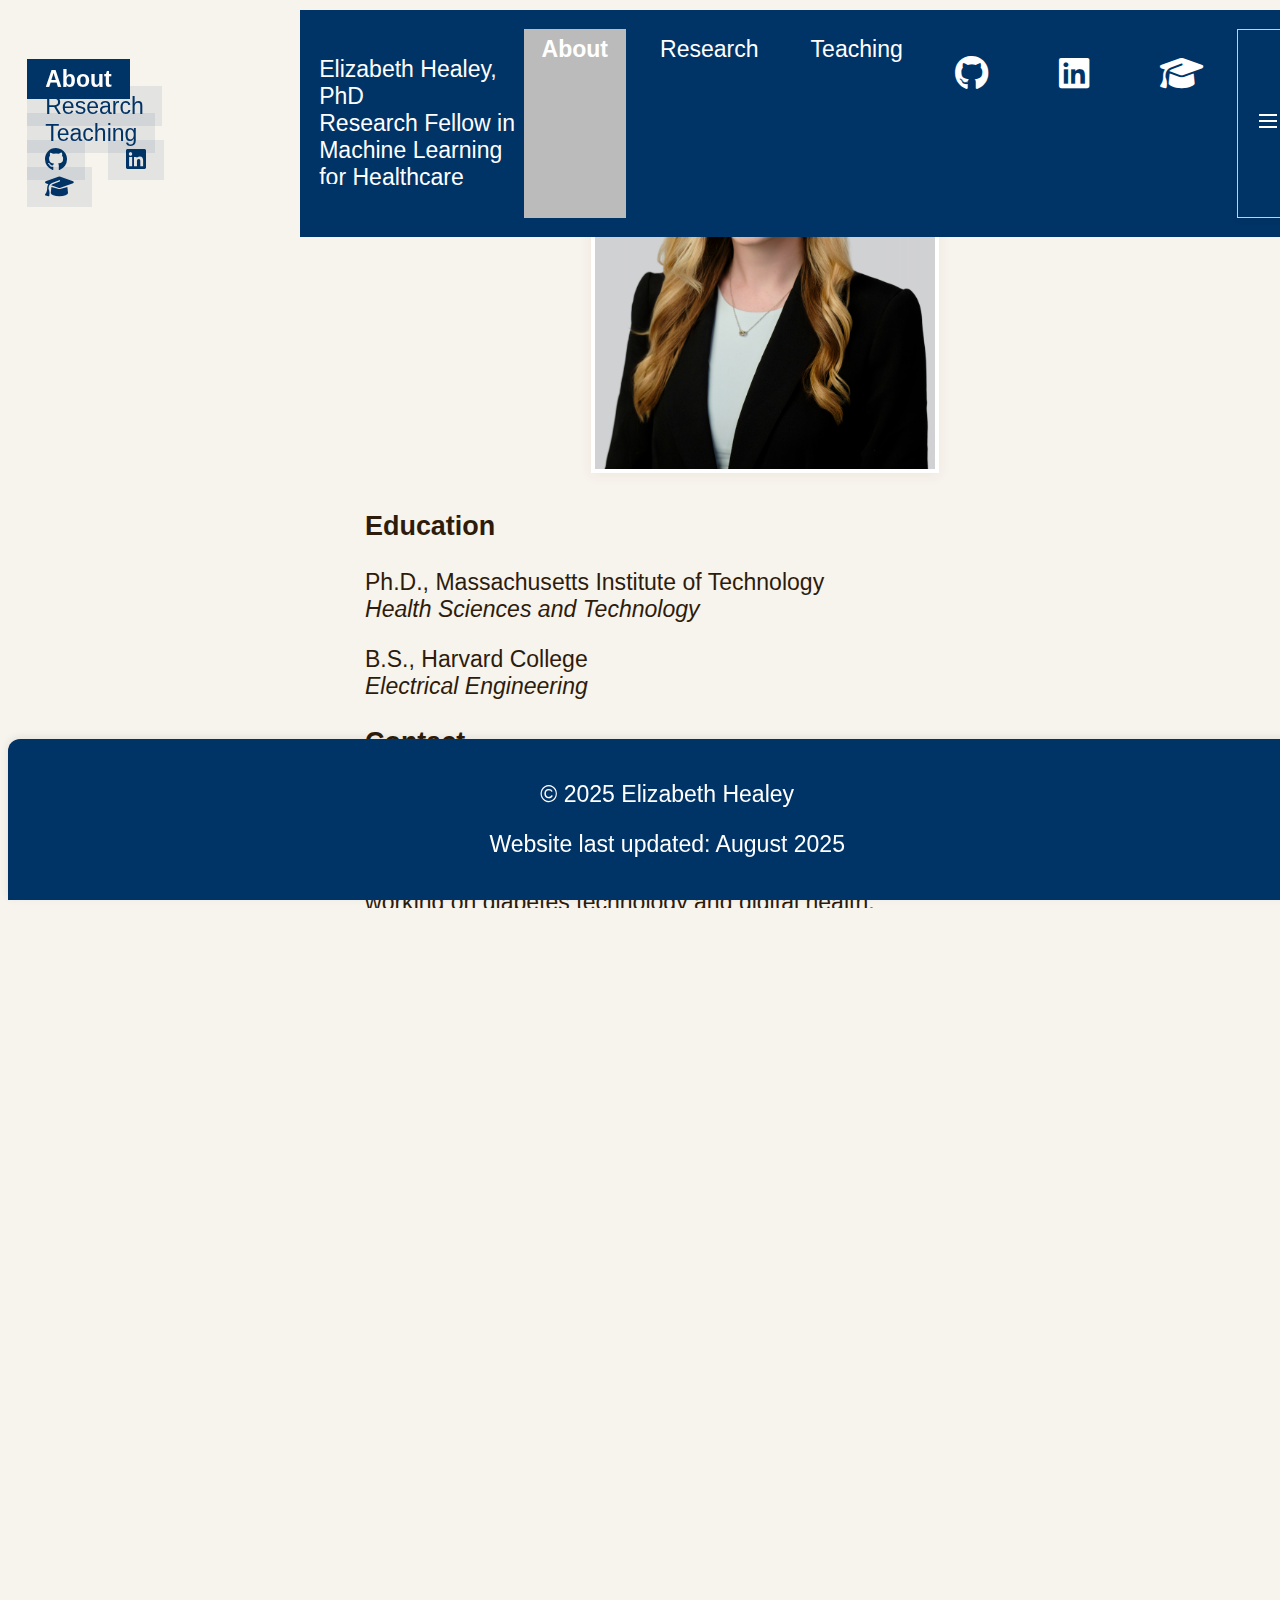
<file: index.html>
<!DOCTYPE html>
<html lang="en">
<head>
  <meta charset="UTF-8" />
  <meta name="viewport" content="width=device-width, initial-scale=1.0" />
  <title>Elizabeth Healey</title>
  <link href="https://fonts.googleapis.com/css2?family=Roboto:wght@300;400;500;700&display=swap" rel="stylesheet">
  <link rel="stylesheet" href="styles.css">
  <link rel="stylesheet" href="https://cdnjs.cloudflare.com/ajax/libs/font-awesome/6.5.0/css/all.min.css">
</head>
<body class="no-sidebar">
  <div class="layout">
    <header>
      <nav class="header-nav-top">
        <div class="header-name">
          <a href="index.html" class="site-title-link">
            <div class="site-title">Elizabeth Healey, PhD</div>
            <div class="header-subtitle">Research Fellow in Machine Learning for Healthcare</div>
          </a>
        </div>
        <a href="index.html" class="active-tab">About</a>
        <a href="publications.html">Research</a>
        <a href="teaching.html" >Teaching</a>
        <div class="sidebar-icons">
          <a href="https://github.com/lizhealey" target="_blank" class="icon-link"><i class="fab fa-github"></i></a>
          <a href="https://linkedin.com/in/elizabeth-healey" target="_blank" class="icon-link"><i class="fab fa-linkedin"></i></a>
          <a href="https://scholar.google.com/citations?user=-pkb8XIAAAAJ&hl=en" target="_blank" class="icon-link"><i class="fas fa-graduation-cap"></i></a>
        </div>
        <button class="menu-toggle" type="button" aria-expanded="false" aria-controls="mobile-menu" aria-label="Toggle navigation menu">
          <svg width="24" height="24" viewBox="0 0 24 24" fill="none" stroke="currentColor" stroke-width="2" aria-hidden="true">
            <line x1="3" y1="6" x2="21" y2="6"></line>
            <line x1="3" y1="12" x2="21" y2="12"></line>
            <line x1="3" y1="18" x2="21" y2="18"></line>
          </svg>
        </button>
      </nav>
      
      <!-- Mobile menu -->
      <nav id="mobile-menu" class="mobile-menu" aria-hidden="true">
        <a href="index.html" class="active-tab">About</a>
        <a href="publications.html">Research</a>
        <a href="teaching.html">Teaching</a>
        <div class="mobile-menu-icons">
          <a href="https://github.com/lizhealey" target="_blank" class="icon-link"><i class="fab fa-github"></i></a>
          <a href="https://linkedin.com/in/elizabeth-healey" target="_blank" class="icon-link"><i class="fab fa-linkedin"></i></a>
          <a href="https://scholar.google.com/citations?user=-pkb8XIAAAAJ&hl=en" target="_blank" class="icon-link"><i class="fas fa-graduation-cap"></i></a>
        </div>
      </nav>
    </header>
    <main class="page-main">
      <section>
        
        <div class="about-row">
          <div class="about-photos">
            <img src="headshot_.png" alt="Elizabeth headshot" class="headshot-img about-photo" />

            <!-- Move Education under the photo column -->
            <div class="about-education">
              <h3>Education</h3>
              <p>Ph.D., Massachusetts Institute of Technology<br><em>Health Sciences and Technology</em></p>
              <p>B.S., Harvard College<br><em>Electrical Engineering</em></p>
            </div>
            
            <!-- Contact Information -->
            <div class="about-contact">
              <h3>Contact</h3>
              <p>elizabeth.healey[at]childrens.harvard.edu</p>
            </div>
          </div>
          <div class="about-bio">
            <p>
Hello! I am a postdoctoral research fellow in machine learning for health in <a href="https://www.chip.org/" target="_blank" rel="noopener noreferrer">the Computational Health Informatics Program </a> at Boston Children's Hospital working on diabetes technology and digital health.
            </p>
            <p>
My postdoctoral research with Dr. Kenneth Mandl focuses on integrating continuous glucose monitoring (CGM) with electronic health record data to improve outcomes in type 1 diabetes. I recently completed my PhD at MIT throught the Health Sciences and Technology program advised by Dr. Isaac Kohane. My dissertation focused on machine learning for precision medicine in type 2 diabetes using continuous glucose monitoring.  Prior to that, I graduated <em>magna cum laude</em> from Harvard College with an S.B. degree in Electrical Engineering, where I worked on biomedical control for the artificial pancreas.
            </p>
            <p>
My research has been supported by the NSF GRFP and the Takeda Fellowship.
            </p>

            <!-- Move Recent News under the bio/text column -->
            <div class="about-news">
              <h3>Recent News</h3>
              <div class="news-scroll">
                <p class="event"><span class="news-date">[July 2025]</span> Our editorial <a href="https://pubmed.ncbi.nlm.nih.gov/40814224/" class="news-link" target="_blank" rel="noopener noreferrer">CGM Analysis 2.0</a> was published.</p>
                <p class="event"><span class="news-date">[June 2025]</span> Our work on the heterogeneity of <a href="https://dom-pubs.onlinelibrary.wiley.com/doi/full/10.1111/dom.16432" class="news-link" target="_blank" rel="noopener noreferrer">CGM features</a> was published.</p>
                <p class="event"><span class="news-date">[April 2025]</span> Started postdoctoral fellowship at Boston Children's Hospital.</p>
                <p class="event"><span class="news-date">[February 2025]</span> Defended my PhD! <a href="https://dspace.mit.edu/handle/1721.1/162322" class="news-link" target="_blank" rel="noopener noreferrer">Read my dissertation here</a>.</p>
                <p class="event"><span class="news-date">[January 2025]</span> Gave an oral presentation at the Pacific Symposium on Biocomputing.</p>
                <p class="event"><span class="news-date">[November 2024]</span> Gave a talk at the <a href="https://bhi.embs.org/2024/workshops/" class="news-link" target="_blank" rel="noopener noreferrer">Workshop on Machine Learning for Personalized Nutrition and Diabetes Management</a>  at IEEE EMBS BHI 2025</p>
                <p class="event"><span class="news-date">[September 2024]</span> Gave a lightning talk at the <a href="https://www.niddk.nih.gov/news/meetings-workshops/2024/artificial-intelligence-in-precision-medicine-of-diabetes-2024" class="news-link" target="_blank" rel="noopener noreferrer">NIDDK Workshop on Precision Medicine in Diabetes</a>.</p>
                <p class="event"><span class="news-date">[September 2024]</span> Was selected as a <a href="https://mittakedaprogram.mit.edu/year-4-fellows/" class="news-link" target="_blank" rel="noopener noreferrer">Takeda Fellow</a> to fund the final year of my PhD.</p>
                <p class="event"><span class="news-date">[July 2024]</span> Served as the General Chair for the Women in Machine Learning Symposium at ICML in Vienna.</p>
              </div>
              <!-- <a href="news.html" class="more-news-link">more news &rsaquo;&rsaquo;&rsaquo;</a> -->
            </div>
          </div>
        </div>
      </section>
    </main>
  </div>
  <script src="scripts.js"></script>
  
  <!-- Simple mobile menu toggle script -->
  <script>
  document.addEventListener('DOMContentLoaded', function() {
    const menuToggle = document.querySelector('.menu-toggle');
    const mobileMenu = document.querySelector('.mobile-menu');
    const body = document.body;
    
    if (menuToggle && mobileMenu) {
      menuToggle.addEventListener('click', function(e) {
        e.preventDefault();
        body.classList.toggle('nav-open');
        
        const isOpen = body.classList.contains('nav-open');
        menuToggle.setAttribute('aria-expanded', isOpen ? 'true' : 'false');
        mobileMenu.setAttribute('aria-hidden', isOpen ? 'false' : 'true');
      });
      
      // Close menu when clicking outside
      document.addEventListener('click', function(e) {
        if (!menuToggle.contains(e.target) && !mobileMenu.contains(e.target)) {
          body.classList.remove('nav-open');
          menuToggle.setAttribute('aria-expanded', 'false');
          mobileMenu.setAttribute('aria-hidden', 'true');
        }
      });
      
      // Close menu when clicking on a link
      mobileMenu.addEventListener('click', function(e) {
        if (e.target.tagName === 'A') {
          body.classList.remove('nav-open');
          menuToggle.setAttribute('aria-expanded', 'false');
          mobileMenu.setAttribute('aria-hidden', 'true');
        }
      });
      
      // Close on escape key
      document.addEventListener('keydown', function(e) {
        if (e.key === 'Escape' && body.classList.contains('nav-open')) {
          body.classList.remove('nav-open');
          menuToggle.setAttribute('aria-expanded', 'false');
          mobileMenu.setAttribute('aria-hidden', 'true');
          menuToggle.focus();
        }
      });
    }
  });
  </script>

  <footer class="page-footer">
    <div class="footer-content">
      <p>&copy; 2025 Elizabeth Healey</p>
      <p class="last-updated">Website last updated: August 2025</p>
    </div>
  </footer>
</body>
</html>
</file>
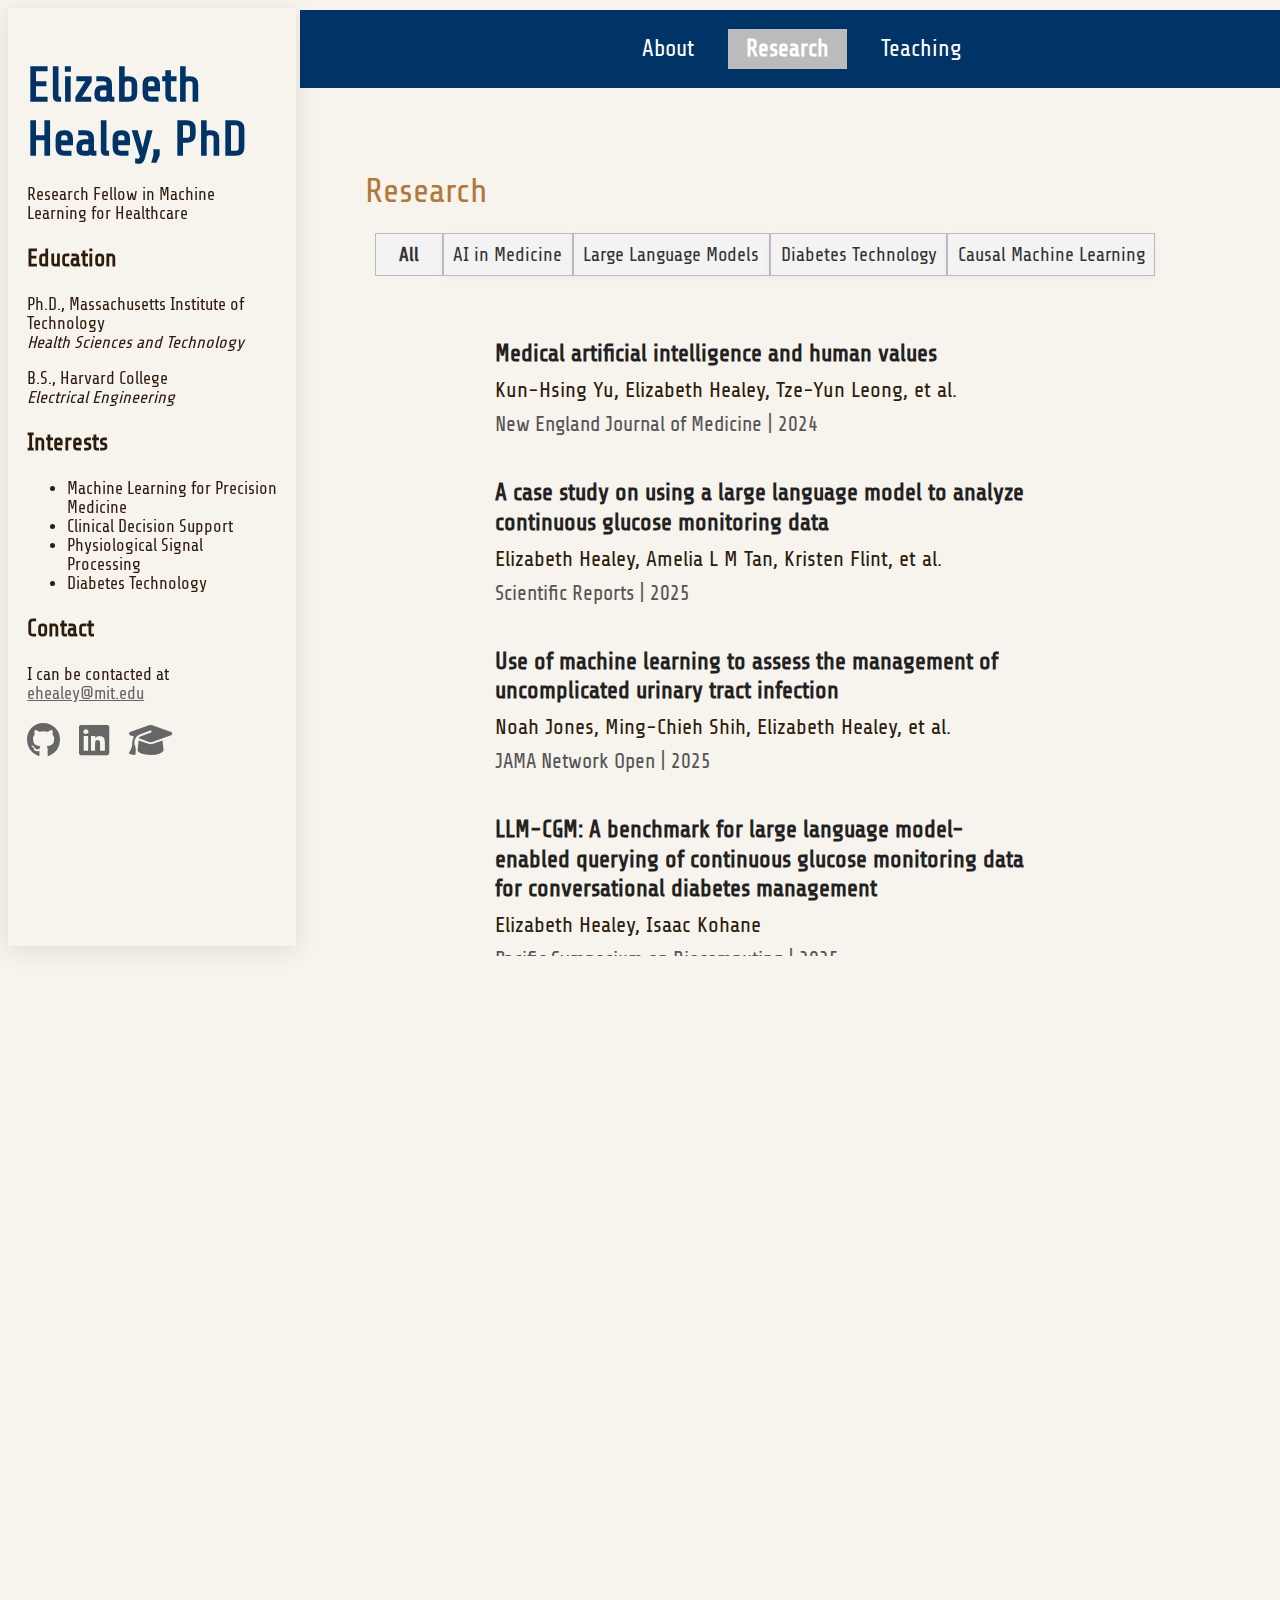
<file: publications.html>
<!DOCTYPE html>
<html lang="en">
<head>
    <!-- Google tag (gtag.js) -->
  <script async src="https://www.googletagmanager.com/gtag/js?id=G-2CP1CJJQJJ"></script>
  <script>
    window.dataLayer = window.dataLayer || [];
    function gtag(){dataLayer.push(arguments);}
    gtag('js', new Date());

    gtag('config', 'G-2CP1CJJQJJ');
  </script>
  <meta charset="UTF-8" />
  <meta name="viewport" content="width=device-width, initial-scale=1.0" />
  <title>Publications</title>
  <link href="https://fonts.googleapis.com/css?family=Titillium+Web:400,700&display=swap" rel="stylesheet">
  <link href="https://fonts.googleapis.com/css?family=Share+Tech:400&display=swap" rel="stylesheet">
  <link rel="stylesheet" href="styles.css">
  <link rel="stylesheet" href="https://cdnjs.cloudflare.com/ajax/libs/font-awesome/6.5.0/css/all.min.css">
  <style>
    header {
      padding: 0;
      position: fixed;
      top: 0;
      z-index: 1000;
      width: 100%;
    }
    @media (max-width: 900px) {
      .layout { display: flex; flex-direction: column; height: auto; }
      .sidebar { order: 2; position: static; width: 100%; max-width: 100vw; box-shadow: none; padding: 1rem 0.7rem; border-radius: 0; background: #f7f3ed; margin-bottom: 1.5rem; }
      main { order: 1; width: 100vw; max-width: 100vw; padding: 1.2rem 0.7rem 2.5rem 0.7rem; margin: 0; border-radius: 0; box-shadow: none; }
      .header-nav-top { left: 0; width: 100vw; padding: 0.7rem 0.2rem; font-size: 1rem; gap: 0.5rem; position: static; justify-content: flex-start; }
      .header-nav-top a { font-size: 1rem; padding: 7px 10px; margin: 0 4px 0 0; }
      .teaching-item, .news-list li, .publication-item { max-width: 100vw; padding: 1rem 0.5rem; margin: 0.7rem 0; }
      .sidebar h1 { font-size: 2rem; }
      .sidebar h3, .sidebar p, .sidebar ul { font-size: 1rem; }
    }
    @media (max-width: 600px) {
      .sidebar { padding: 0.7rem 0.3rem; }
      main { padding: 0.7rem 0.2rem 2rem 0.2rem; }
      .header-nav-top { font-size: 0.98rem; gap: 0.2rem; padding: 0.5rem 0.1rem; }
      .teaching-item, .news-list li, .publication-item { padding: 0.7rem 0.2rem; }
      .sidebar h1 { font-size: 1.3rem; }
    }
    @media (max-width: 900px) {
      main { margin-top: 4.5rem !important; }
    }
    html, body { max-width: 100vw; overflow-x: hidden; }
    .header-nav-top { z-index: 2000; }
  </style>
</head>
<body>
  <div class="layout">
    <aside class="sidebar">
      <h1>Elizabeth Healey, PhD</h1>
      <p>
        Research Fellow in
        Machine Learning for Healthcare
      </p>
      <h3>Education</h3>
      <p>
        Ph.D., Massachusetts Institute of Technology<br>
        <em>Health Sciences and Technology</em>
      </p>
      <p>
        B.S., Harvard College<br>
        <em>Electrical Engineering</em>
      </p>
      <h3>Interests</h3>
      <ul>
        
        <li>Machine Learning for Precision Medicine</li>
        <li>Clinical Decision Support</li>
        <li>Physiological Signal Processing</li>
        <li>Diabetes Technology</li>
      </ul>
      <h3>Contact</h3>
      <p>
        I can be contacted at <a href="mailto:ehealey@mit.edu">ehealey@mit.edu</a>
      </p>
      <div class="sidebar-icons">
        <a href="https://github.com/lizhealey" target="_blank" class="icon-link">
          <i class="fab fa-github"></i>
        </a>
        <a href="https://linkedin.com/in/elizabeth-healey" target="_blank" class="icon-link">
          <i class="fab fa-linkedin"></i>
        </a>
        <a href="https://scholar.google.com/citations?user=-pkb8XIAAAAJ&hl=en" target="_blank" class="icon-link">
          <i class="fas fa-graduation-cap"></i>
        </a>
      </div>
      <div style="margin-bottom: 2rem;"></div>
    </aside>
    <header>
      <nav class="header-nav-top">
        <a href="index.html">About</a>
        <a href="publications.html" class="active-tab">Research</a>
        <a href="teaching.html">Teaching</a>
      </nav>
    </header>
    <main style="margin-top: 5rem; background: transparent; box-shadow: none;">
      <section>
        <h2>Research</h2>
        <div id="interest-buttons" style="margin: 1rem 0; text-align: center;"></div>
        <div id="publications-list" style="padding: 1rem; background: transparent; border-radius: 0px;"></div>
      </section>
    </main>
  </div>
  <div style="text-align:center;color:#888;font-size:0.98rem;margin:2.5rem 0 1.2rem 0;">
    
  </div>
  <script src="scripts.js"></script>
</body>
</html>
</file>
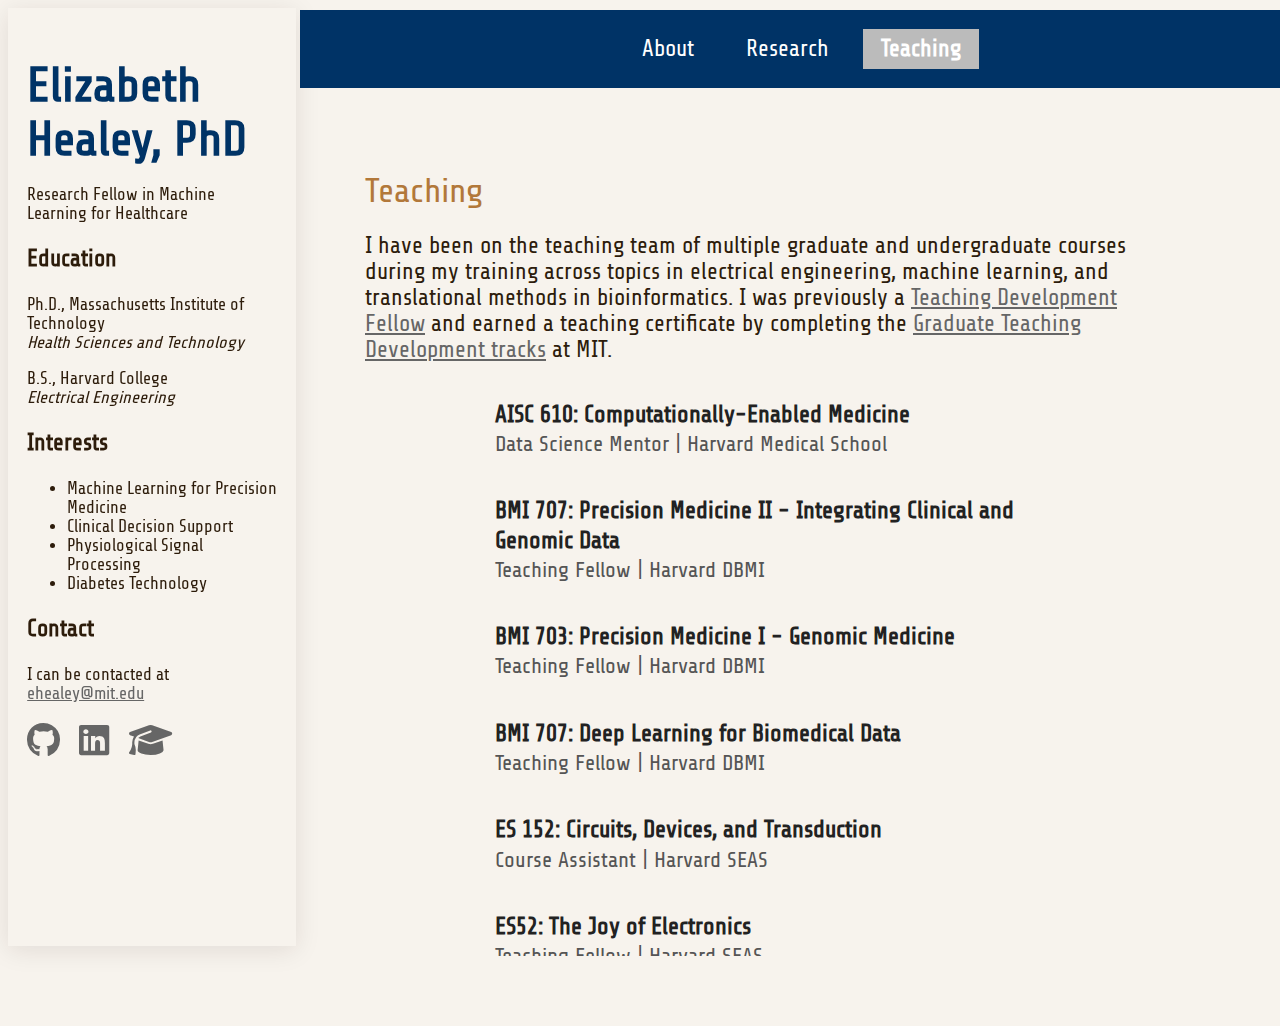
<file: teaching.html>
<!DOCTYPE html>
<html lang="en">
<head>
    <script async src="https://www.googletagmanager.com/gtag/js?id=G-2CP1CJJQJJ"></script>
  <script>
    window.dataLayer = window.dataLayer || [];
    function gtag(){dataLayer.push(arguments);}
    gtag('js', new Date());

    gtag('config', 'G-2CP1CJJQJJ');
  </script>
  <meta charset="UTF-8" />
  <meta name="viewport" content="width=device-width, initial-scale=1.0" />
  <title>Teaching</title>
  <link href="https://fonts.googleapis.com/css?family=Titillium+Web:400,700&display=swap" rel="stylesheet">
  <link href="https://fonts.googleapis.com/css?family=Share+Tech:400&display=swap" rel="stylesheet">
  <link rel="stylesheet" href="styles.css">
  <link rel="stylesheet" href="https://cdnjs.cloudflare.com/ajax/libs/font-awesome/6.5.0/css/all.min.css">
  <style>
    header {
      padding: 0; /* Removed gap between top of page and header */
      position: fixed;
      top: 0;
      z-index: 1000;
      width: 100%;
    }
  </style>
</head>
<body>
  <div class="layout">
    <header>
      <nav class="header-nav-top">
        <a href="index.html">About</a>
        <a href="publications.html">Research</a>
        <a href="teaching.html" class="active-tab">Teaching</a>
      </nav>
    </header>
    <main style="margin-top: 5rem;">
      <section>
        <h2>Teaching</h2>
        <p class="subtitle">
          I have been on the teaching team of multiple graduate and undergraduate courses during my training across topics in electrical engineering, machine learning, and translational methods in bioinformatics. I was previously a <a href="https://tll.mit.edu/programming/grad-student-programming/tdf/" target="_blank">Teaching Development Fellow</a> and earned a teaching certificate by completing the <a href="https://tll.mit.edu/programming/grad-student-programming/teaching-certificate-pathways/grad-teaching-development-tracks/" target="_blank">Graduate Teaching Development tracks</a> at MIT.
        </p>
        <div class="teaching-item">
          <a href="https://dbmi.hms.harvard.edu/education/courses/aisc-610" target="_blank">
            <strong>AISC 610: Computationally-Enabled Medicine</strong><br>
            <span>Data Science Mentor | Harvard Medical School</span>
          </a>
        </div>
        <div class="teaching-item">
          <a href="https://dbmi.hms.harvard.edu/education/courses/bmi-705" target="_blank">
            <strong>BMI 707: Precision Medicine II - Integrating Clinical and Genomic Data</strong><br>
            <span>Teaching Fellow | Harvard DBMI</span>
          </a>
        </div>
        <div class="teaching-item">
          <a href="https://dbmi.hms.harvard.edu/education/courses/bmi-703" target="_blank">
            <strong>BMI 703: Precision Medicine I - Genomic Medicine</strong><br>
            <span>Teaching Fellow | Harvard DBMI</span>
          </a>
        </div>
        <div class="teaching-item">
          <a href="https://dbmi.hms.harvard.edu/education/courses/bmi-707" target="_blank">
            <strong>BMI 707: Deep Learning for Biomedical Data</strong><br>
            <span>Teaching Fellow | Harvard DBMI</span>
          </a>
        </div>
        <div class="teaching-item">
          <a href="https://seas.harvard.edu/electrical-engineering/courses" target="_blank">
            <strong>ES 152: Circuits, Devices, and Transduction</strong><br>
            <span>Course Assistant | Harvard SEAS</span>
          </a>
        </div>
        <div class="teaching-item">
          <a href="#" target="_blank">
            <strong>ES52: The Joy of Electronics</strong><br>
            <span>Teaching Fellow | Harvard SEAS</span>
          </a>
        </div>
      </section>
    </main>
    <aside class="sidebar">
      <h1>Elizabeth Healey, PhD</h1>
      <p>
        Research Fellow in
        Machine Learning for Healthcare
      </p>
      <h3>Education</h3>
      <p>
        Ph.D., Massachusetts Institute of Technology<br>
        <em>Health Sciences and Technology</em>
      </p>
      <p>
        B.S., Harvard College<br>
        <em>Electrical Engineering</em>
      </p>
      <h3>Interests</h3>
      <ul>
        
        <li>Machine Learning for Precision Medicine</li>
        <li>Clinical Decision Support</li>
        <li>Physiological Signal Processing</li>
        <li>Diabetes Technology</li>
      </ul>
      <h3>Contact</h3>
      <p>
        I can be contacted at <a href="mailto:ehealey@mit.edu">ehealey@mit.edu</a>
      </p>
      <div class="sidebar-icons">
        <a href="https://github.com/lizhealey" target="_blank" class="icon-link">
          <i class="fab fa-github"></i>
        </a>
        <a href="https://linkedin.com/in/elizabeth-healey" target="_blank" class="icon-link">
          <i class="fab fa-linkedin"></i>
        </a>
        <a href="https://scholar.google.com/citations?user=-pkb8XIAAAAJ&hl=en" target="_blank" class="icon-link">
          <i class="fas fa-graduation-cap"></i>
        </a>
      </div>
      <div style="margin-bottom: 2rem;"></div>
    </aside>
  </div>
  <div style="text-align:center;color:#888;font-size:0.98rem;margin:2.5rem 0 1.2rem 0;">
    
  </div>
</body>
</html>
</file>
<file: styles.css>
body, html {
  font-family: 'Share Tech', Arial, sans-serif;
  background: #f7f3ed;
  color: #2d1c0b;
  font-size: 1.2rem;
}

header {
  color: #fff;
  padding: 2.5rem 1rem 2.5rem 1rem;
  text-align: left;
  position: sticky;
  top: 0;
  z-index: 1000;
  position: relative;
}

.header-flex {
  display: flex;
  align-items: center;
  gap: 3.5rem;
  max-width: 1300px;
  margin: 0 auto;
  position: relative;
}

.header-row {
  display: flex;
  align-items: flex-start;
  justify-content: space-between;
  gap: 2.5rem;
  width: 100%;
}

.header-main {
  flex: 1 1 auto;
  min-width: 0;
}

.headshot-img {
  width: 340px !important;
  height: auto !important;
  max-width: 98vw;
  object-fit: cover;
  border-radius: 0px !important;
  box-shadow: 0 2px 12px rgba(125, 90, 30, 0.07);
  border: 4px solid #fff;
  background: #2d2d2d;
  display: block;
  margin: 0 auto 2rem auto;
}

.header-bio {
  flex: 1;
}

.header-bio h1,
.header-bio,
.header-bio * {
  color: #fff !important;
  text-shadow: 0 1px 8px rgba(60,30,30,0.13);
}

.bio-text {
  margin: 0.5rem 0 1rem 0;
  font-size: 1.08rem;
  color: #2d1c0b;
  max-width: 600px;
}

nav {
  margin-top: 0.5rem;
}

nav a, .header-nav-bottom a {
  color: #003366 !important;
  background: rgba(0, 51, 102, 0.08);
  margin: 0 16px 0 0;
  text-decoration: none;
  font-weight: 500;
  padding: 7px 18px;
  border-radius: 0px;
  transition: background 0.2s, color 0.2s;
}

nav a:hover, .header-nav-bottom a:hover {
  background: #003366 !important;
  color: #fff !important;
  text-decoration: none;
}

nav a.active-tab, .header-nav-bottom a.active-tab {
  background: #003366 !important;
  color: #fff !important;
  font-weight: 700;
  pointer-events: none;
}

.header-icons {
  display: flex;
  flex-direction: row;
  align-items: center;
  gap: 1.2rem;
  margin-top: 1.5rem;
  justify-content: center;
}

.header-icons .icon-link {
  font-size: 2.1rem;
  color: #fff !important;
  filter: drop-shadow(0 1px 6px rgba(60,30,30,0.13));
  transition: color 0.2s, transform 0.2s;
  text-decoration: none;
}

.header-icons .icon-link:hover {
  color: #ffe3e3 !important;
  transform: scale(1.13);
}

.header-nav-bottom {
  display: flex;
  justify-content: center;
  gap: 1.5rem;
  margin: 0 auto;
  margin-top: 2.2rem;
  position: absolute;
  left: 0;
  right: 0;
  bottom: 1.5rem;
  z-index: 2;
  background: transparent;
}

.header-nav-top {
  grid-column: 2;
  display: flex;
  justify-content: center;
  gap: 0rem;
  background: #003366;
  padding: 0rem;
  position: fixed;
  top: 0;
  left: 250px; /* Ensures alignment with the fixed sidebar */
  width: calc(100% - 250px); /* Ensures the blue bar does not overlap with the sidebar */
  z-index: 1000; /* Keeps the navigation bar above other elements */
}

main {
  padding: 2rem 2rem 4rem 2rem; /* Reduced padding to lower the position */
  margin: 10rem auto 0 auto; /* Adjusted margin to lower the main content */
  background: transparent !important;
  width: 800px; /* Changed to fixed width */
  border-radius: 0px;
  box-shadow: none !important;
}

section h2 {
  color:rgb(178, 120, 58);
  font-weight: 500;
  margin-bottom: 1.2rem;
}

footer {
  background: #003366;
  color: white;
  text-align: center;
  padding: 1rem;
  position: fixed;
  bottom: 0;
  width: 100%;
  box-shadow: 0 -2px 8px rgba(0,0,0,0.08);
  border-top-left-radius: 12px;
  border-top-right-radius: 12px;
}

.publication-item, .expandable-box, .interest-accordion-item, .teaching-item {
  background: transparent !important;
  border-radius: 0px;
  box-shadow: none !important;
  padding: 0.6em 1em;
  margin: 0.5em auto;
  max-width: 540px;
  border: none !important;
  font-size: 0.97em;
  line-height: 1.25;
  display: flex;
  flex-direction: column;
  gap: 0.25em;
}

.publication-item h3, .expandable-header, .interest-accordion-header {
  color: #e3eafc;
}

.publication-link {
  color: #b23a48;
  font-weight: 500;
  text-decoration: none;
  padding: 6px 12px;
  border-radius: 6px;
  transition: background 0.2s, color 0.2s;
  background: rgba(178,58,72,0.07);
}

.publication-link:hover {
  background: #00509e;
  color: #fff;
  text-decoration: none;
}

.expandable-box {
  background: #fffbe8;
  border-radius: 0px;
  box-shadow: 0 2px 12px rgba(0,0,0,0.06);
  padding: 1.5rem 2rem;
  margin: 2rem auto 0 auto;
  max-width: 800px;
  transition: box-shadow 0.2s;
}

.expandable-box:hover {
  box-shadow: 0 4px 24px rgba(0,0,0,0.10);
}

.expandable-header {
  font-size: 1.1rem;
  color: #003366;
  user-select: none;
}

.expandable-content {
  color: #333;
  font-size: 1rem;
  border-top: 1px solid #e9dbc7;
  margin-top: 0.5rem;
  padding-top: 0.5rem;
}

.interests-list {
  list-style: none;
  padding: 0;
  margin: 1.5rem 0 2rem 0;
  display: flex;
  flex-wrap: wrap;
  gap: 1rem;
}

.interest-btn, button, .accordion-toggle {
  background: #003366;
  color: #fff;
  border: 1px solid #e7c9a9;
  border-radius: 0px;
  padding: 8px 18px;
  font-size: 1rem;
  font-family: inherit;
  font-weight: 500;
  cursor: pointer;
  transition: background 0.2s, color 0.2s, box-shadow 0.2s;
  box-shadow: 0 2px 8px rgba(0,0,0,0.04);
}

.interest-btn:hover, button:hover, .accordion-toggle:hover, .interest-btn:focus, button:focus, .accordion-toggle:focus {
  background: #00509e;
  color: #fff;
  outline: none;
}

#interest-publications {
  margin-top: 2rem;
}

.interests-accordion {
  display: flex;
  flex-direction: column;
  gap: 1rem;
  margin: 1.5rem 0 2rem 0;
}

.interest-accordion-item {
  background: #fffbe8;
  border-radius: 0px;
  box-shadow: 0 2px 12px rgba(0,0,0,0.06);
  transition: box-shadow 0.2s;
}

.interest-accordion-item:hover {
  box-shadow: 0 4px 24px rgba(0,0,0,0.10);
}

.interest-accordion-header {
  font-size: 1.1rem;
  color: #003366;
  user-select: none;
  cursor: pointer;
  padding: 1.2rem 2rem;
  display: flex;
  align-items: center;
  justify-content: space-between;
}

.interest-accordion-content {
  color: #333;
  font-size: 1rem;
  border-top: 1px solid #e9dbc7;
  margin: 0 2rem 1rem 2rem;
  padding-top: 0.5rem;
}

.news-list {
  list-style: none;
  padding: 0;
  margin: 1.5rem 0 1rem 0;
}

.news-list li {
  margin-bottom: 0.75rem;
  font-size: 1.05rem;
  color: #2d1c0b;
  background: transparent !important;
  border-radius: 0px;
  padding: 1.2rem 1.5rem;
  box-shadow: 0 4px 24px rgba(40,20,20,0.10);
  border: 1px solid #e7c9a9;
}

.news-more-link {
  display: inline-block;
  margin-top: 0.5rem;
  color: #fff;
  font-weight: 500;
  text-decoration: none;
  padding: 6px 12px;
  border-radius: 0px;
  background: #003366;
  border: 1px solid rgb(255, 255, 255);
  transition: background 0.2s, color 0.2s;
}

.news-more-link:hover {
  background: #00509e;
  color: #fff;
  text-decoration: none;
}

.education-list {
  display: flex;
  gap: 2.2rem;
  align-items: center;
  margin-bottom: 1.2rem;
  margin-top: -1.2rem;
  font-size: 1.08rem;
  color: #b23a48;
  font-family: inherit;
  flex-wrap: wrap;
}

.education-item {
  display: flex;
  align-items: center;
  gap: 0.5rem;
  white-space: nowrap;
}

.degree-icon {
  font-size: 1.25em;
  margin-right: 0.2em;
}

.degree-text {
  font-size: 1em;
}

/* Accordion container for publication categories */
.publication-accordion {
  display: flex;
  flex-direction: column;
  gap: 1.5rem;
  margin: 2rem 0 2.5rem 0;
}

.publication-accordion-item {
  background: #fffbe8;
  border-radius: 0px;
  box-shadow: 0 4px 24px rgba(40,20,20,0.10);
  max-width: 800px;
  width: 100%;
  margin: 0 auto;
  transition: box-shadow 0.2s;
  border: 1px solid #e7c9a9;
}

.publication-accordion-item:hover {
  box-shadow: 0 6px 32px rgba(40,20,20,0.13);
}

.publication-accordion-header {
  display: flex;
  align-items: center;
  justify-content: space-between;
  cursor: pointer;
  padding: 1.2rem 2rem;
  font-size: 1.13rem;
  color: #7c3a00;
  font-weight: 600;
  user-select: none;
  background: none;
  border: none;
  border-radius: 16px 16px 0 0;
  transition: background 0.2s;
}

.publication-accordion-header:hover, .publication-accordion-header.active {
  background: #f7e3c6;
}

.publication-accordion-arrow {
  margin-left: 1.2rem;
  font-size: 1.3em;
  color: #b89b7b;
  transition: transform 0.2s;
}

.publication-accordion-header.active .publication-accordion-arrow {
  transform: rotate(90deg);
}

.publication-accordion-content {
  padding: 0 2rem 1.5rem 2rem;
  color: #2d1c0b;
  font-size: 1.01rem;
  border-top: 1px solid #e7c9a9;
  background: #fffbe8;
  border-radius: 0 0 16px 16px;
}

.layout {
  display: grid;
  grid-template-columns: 250px 1fr;
  grid-template-rows: auto 1fr;
  height: 100vh;
}

.sidebar {
  width: 250px; /* Fixed width for the sidebar */
  word-wrap: break-word; /* Ensures text wraps within the sidebar */
  position: fixed;
  height: 100%;
  overflow: hidden;
  background: #f7f3ed;
  padding: 1rem;
  box-shadow: 0 4px 24px rgba(40,20,20,0.10);
}

aside.sidebar {
  overflow-y: auto; /* Makes the panel scrollable */
}

.sidebar h1 {
  font-size: 2.5rem;
  color: #003366;
  margin-bottom: 0.5rem;
}
.sidebar h1, .sidebar h1 a {
  color: #003366;
  text-decoration: none;
  cursor: pointer;
}
.sidebar h1 a:hover {
  text-decoration: underline;
}

.sidebar p {
  font-size: 0.9rem; /* Smaller font size for content */
  color: #2d1c0b;
}

.sidebar h3 {
  font-size: 1.2rem; /* Smaller font size for section headers */
}

.sidebar h3 + p, .sidebar h3 + ul {
  font-size: 0.9rem;
}

.sidebar-icons {
  display: flex;
  gap: 1rem;
  margin-top: 1rem;
}

.sidebar-icons .icon-link {
  font-size: 1.8rem;
  color: #003366;
  transition: color 0.2s, transform 0.2s;
  text-decoration: none;
}

.sidebar-icons .icon-link:hover {
  color: #00509e;
  transform: scale(1.1);
}

.header-nav-top {
  grid-column: 2;
  display: flex;
  justify-content: center;
  gap: 0rem;
  background: #003366;
  padding: 1rem;
  position: fixed;
  top: 0;
  left: 300px; /* Ensures alignment with the fixed sidebar */
  width: calc(100% - 300px); /* Ensures the blue bar does not overlap with the sidebar */
  z-index: 1000; /* Keeps the navigation bar above other elements */
}

.header-nav-top a {
  color: #fff !important;
  background: #003366;
}

.header-nav-top a:hover {
  background: #00509e;
}

.header-nav-top a.active-tab {
  background: #bbb !important;
  color: #fff !important;
  font-weight: 700;
  pointer-events: none;
  border-radius: 0px;
}

main {
  grid-column: 2;
  padding: 2rem;
  background: transparent !important;
  box-shadow: none !important;
  max-width: 800px;
  margin: 0 auto;
}

.teaching-item {
  background: transparent !important;
  border-radius: 0px;
  box-shadow: none !important;
  padding: 0.6em 1em;
  margin: 0.5em auto;
  max-width: 540px;
  border: none !important;
  font-size: 0.97em;
  line-height: 1.25;
  display: flex;
  flex-direction: column;
  gap: 0.25em;
}

.teaching-item a {
  color: #1a1a1a;
  text-decoration: none;
  font-weight: bold;
  font-size: 1.05em;
}

.teaching-item a:hover {
  text-decoration: underline;
}

.teaching-item span {
  font-weight: normal;
  color: #555;
  font-size: 0.93em;
}

/* Ensure the interest buttons stay fixed at the top */
.interests-container {
  position: fixed;
  top: 0;
  left: 0;
  right: 0;
  background-color: #fff;
  z-index: 1000;
  padding: 1rem;
  box-shadow: 0 2px 5px rgba(0, 0, 0, 0.1);
}

/* Add margin to the publications list to account for the fixed buttons */
.publications-list {
  margin-top: 5rem;
}

a, a:visited {
  color: #666 !important;
  text-decoration: underline;
}
a:hover, a:focus {
  color: #222 !important;
  text-decoration: underline;
}

.teaching-item a, .teaching-item a:visited {
  color: #222 !important;
  text-decoration: none;
  font-weight: bold;
}
.teaching-item a:hover {
  color: #111 !important;
  text-decoration: underline;
}

.publication-item a, .publication-item a:visited {
  color: #222 !important;
  text-decoration: none;
  font-weight: bold;
}
.publication-item a:hover {
  color: #111 !important;
  text-decoration: underline;
}

@media (max-width: 900px) {
  .layout {
    display: block;
    height: auto;
  }
  .sidebar {
    position: static;
    width: 100%;
    max-width: 100vw;
    box-shadow: none;
    padding: 1rem 0.7rem;
    border-radius: 0;
    background: #f7f3ed;
    margin-bottom: 1.5rem;
    order: 2;
  }
  main {
    width: 100vw;
    max-width: 100vw;
    padding: 1.2rem 0.7rem 2.5rem 0.7rem;
    margin: 0;
    border-radius: 0;
    box-shadow: none;
    order: 1;
  }
  .header-nav-top {
    left: 0;
    width: 100vw;
    padding: 0.7rem 0.2rem;
    font-size: 1rem;
    gap: 0.5rem;
    position: static;
    justify-content: flex-start;
  }
  .header-nav-top a {
    font-size: 1rem;
    padding: 7px 10px;
    margin: 0 4px 0 0;
  }
  .teaching-item, .news-list li, .publication-item {
    max-width: 100vw;
    padding: 1rem 0.5rem;
    margin: 0.7rem 0;
  }
  .sidebar h1 {
    font-size: 2rem;
  }
  .sidebar h3, .sidebar p, .sidebar ul {
    font-size: 1rem;
  }
}
@media (max-width: 600px) {
  .sidebar {
    padding: 0.7rem 0.3rem;
  }
  main {
    padding: 0.7rem 0.2rem 2rem 0.2rem;
  }
  .header-nav-top {
    font-size: 0.98rem;
    gap: 0.2rem;
    padding: 0.5rem 0.1rem;
  }
  .teaching-item, .news-list li, .publication-item {
    padding: 0.7rem 0.2rem;
  }
  .sidebar h1 {
    font-size: 1.3rem;
  }
}

/* Fix for fixed header covering content on mobile */
@media (max-width: 900px) {
  main {
    margin-top: 4.5rem !important;
  }
}

/* Ensure horizontal scrolling doesn't break layout */
html, body {
  max-width: 100vw;
  overflow-x: hidden;
}

/* Make sure nav is always visible and not overlapping */
.header-nav-top {
  z-index: 2000;
}
</file>
